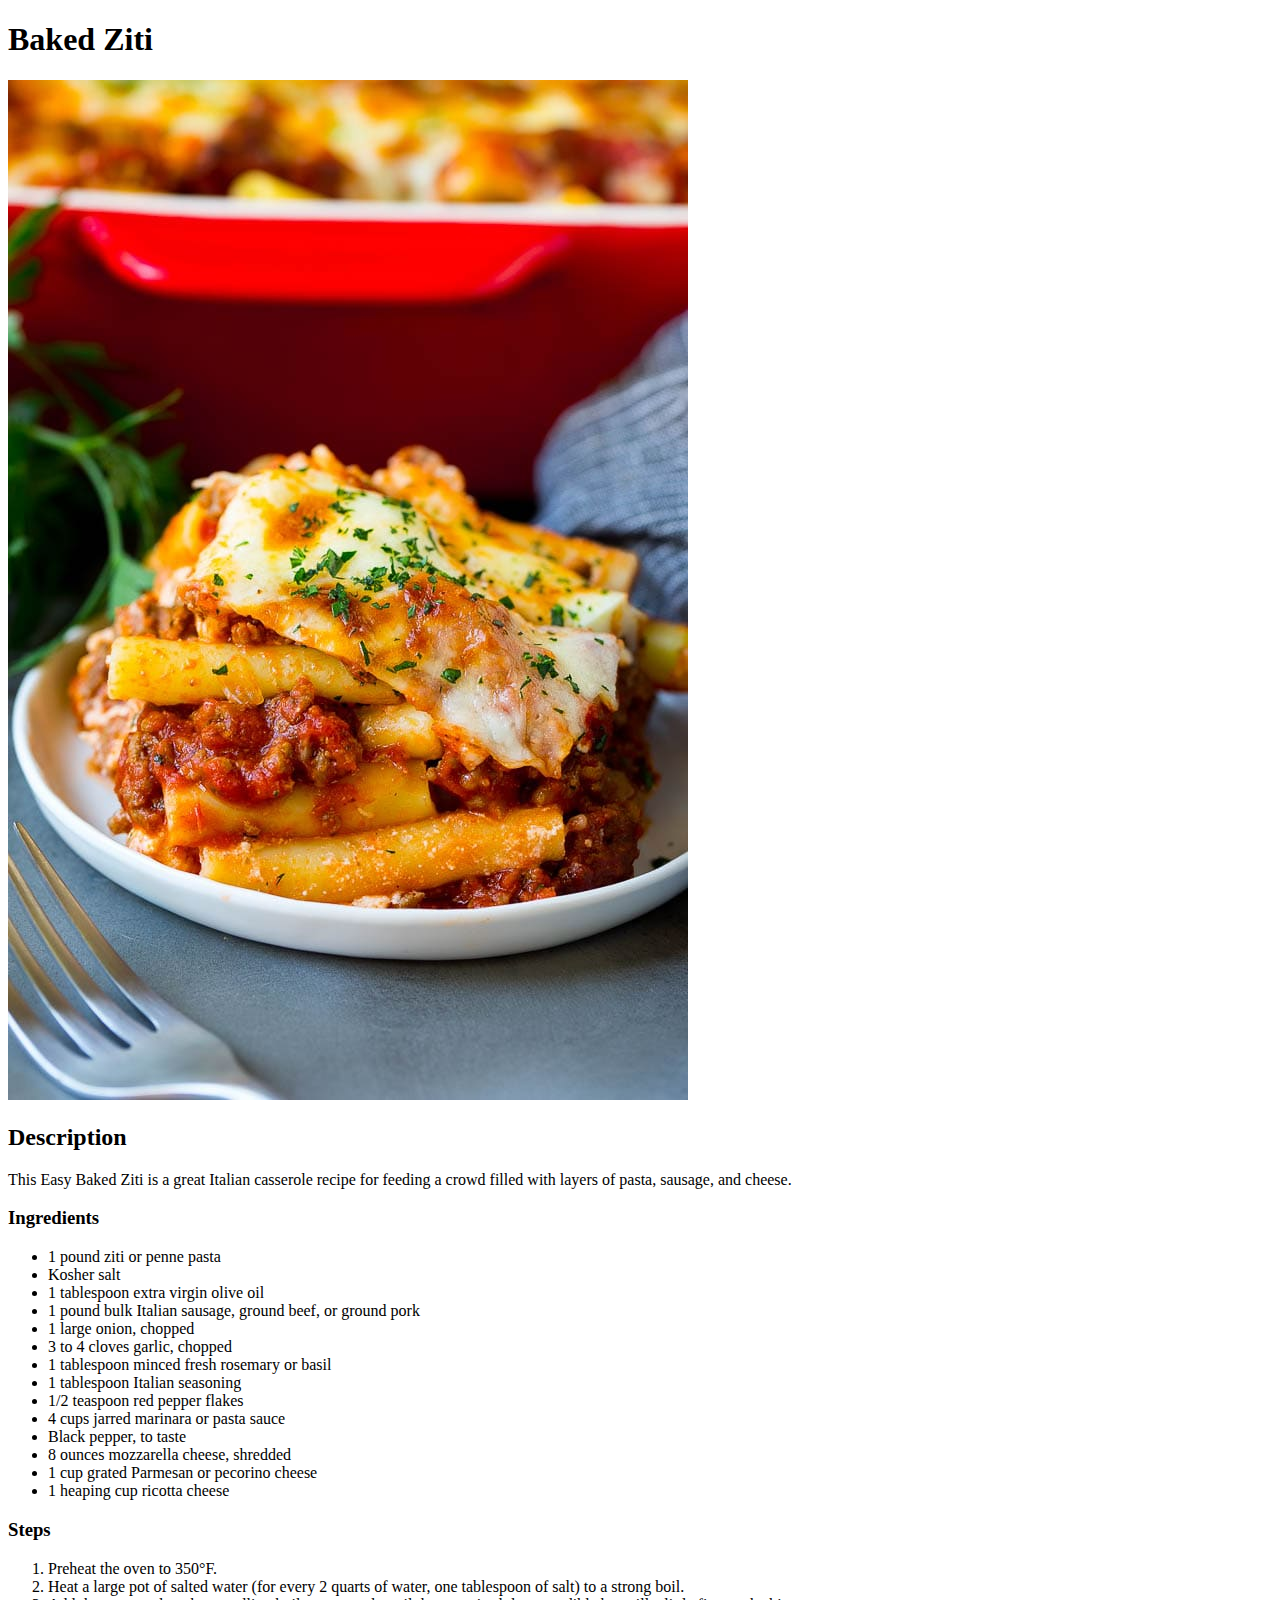
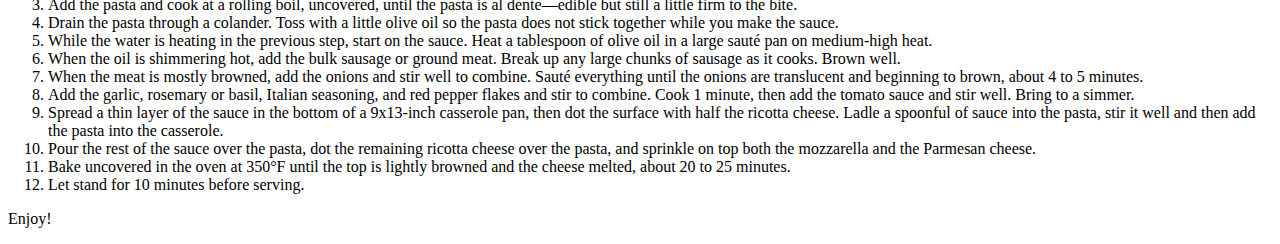
<file: recipes/bakedziti.html>
<!DOCTYPE html>
<html lang="en">
<head>
    <meta charset="UTF-8">
    <title>Baked Ziti</title>
</head>
<body>
    <H1>Baked Ziti</H1>
    <img src="./images/bakedziti.jpg" alt="baked ziti on a plate">
    <h2>Description</h2>
        <p>This Easy Baked Ziti is a great Italian casserole recipe for feeding a crowd filled with layers of pasta, sausage, and cheese.</p>
    <h3>Ingredients</h3>
        <ul>
            <li>1 pound ziti or penne pasta</li>
            <li>Kosher salt</li>
            <li>1 tablespoon extra virgin olive oil</li>
            <li>1 pound bulk Italian sausage, ground beef, or ground pork</li>
            <li>1 large onion, chopped</li>
            <li>3 to 4 cloves garlic, chopped</li>
            <li>1 tablespoon minced fresh rosemary or basil</li>
            <li>1 tablespoon Italian seasoning</li>
            <li>1/2 teaspoon red pepper flakes</li>
            <li>4 cups jarred marinara or pasta sauce</li>
            <li>Black pepper, to taste</li>
            <li>8 ounces mozzarella cheese, shredded</li>
            <li>1 cup grated Parmesan or pecorino cheese</li>
            <li>1 heaping cup ricotta cheese</li>
        </ul>
    <h3>Steps</h3>
        <ol>
            <li>Preheat the oven to 350°F.</li>
            <li>Heat a large pot of salted water (for every 2 quarts of water, one tablespoon of salt) to a strong boil.</li>
            <li>Add the pasta and cook at a rolling boil, uncovered, until the pasta is al dente—edible but still a little firm to the bite.</li>
            <li>Drain the pasta through a colander. Toss with a little olive oil so the pasta does not stick together while you make the sauce.</li>
            <li>While the water is heating in the previous step, start on the sauce. Heat a tablespoon of olive oil in a large sauté pan on medium-high heat.</li>
            <li>When the oil is shimmering hot, add the bulk sausage or ground meat. Break up any large chunks of sausage as it cooks. Brown well.</li>
            <li>When the meat is mostly browned, add the onions and stir well to combine. Sauté everything until the onions are translucent and beginning to brown, about 4 to 5 minutes.</li>
            <li>Add the garlic, rosemary or basil, Italian seasoning, and red pepper flakes and stir to combine. Cook 1 minute, then add the tomato sauce and stir well. Bring to a simmer.</li>
            <li>Spread a thin layer of the sauce in the bottom of a 9x13-inch casserole pan, then dot the surface with half the ricotta cheese. Ladle a spoonful of sauce into the pasta, stir it well and then add the pasta into the casserole.</li>
            <li>Pour the rest of the sauce over the pasta, dot the remaining ricotta cheese over the pasta, and sprinkle on top both the mozzarella and the Parmesan cheese.</li>
            <li>Bake uncovered in the oven at 350°F until the top is lightly browned and the cheese melted, about 20 to 25 minutes.</li>
            <li>Let stand for 10 minutes before serving.</li>
        </ol>
    <p>Enjoy!</p>
</body>
</html>
</file>
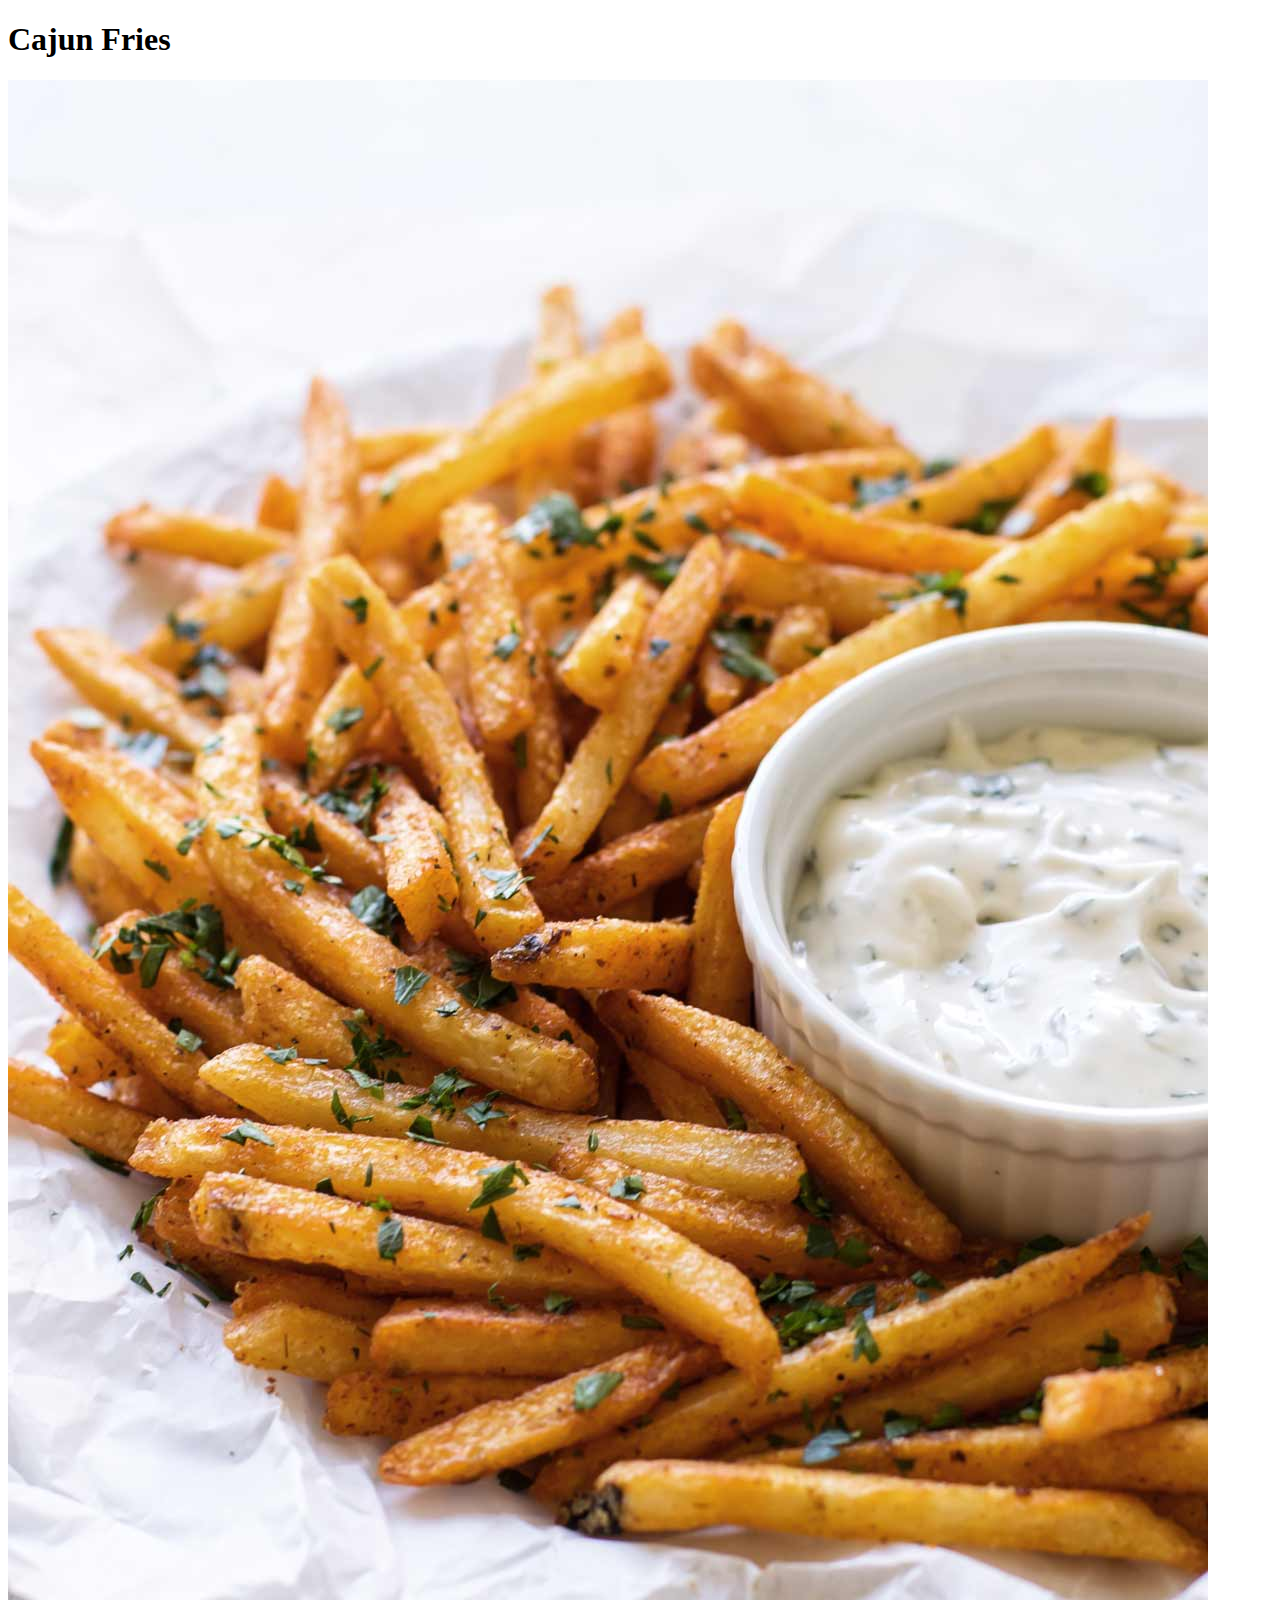
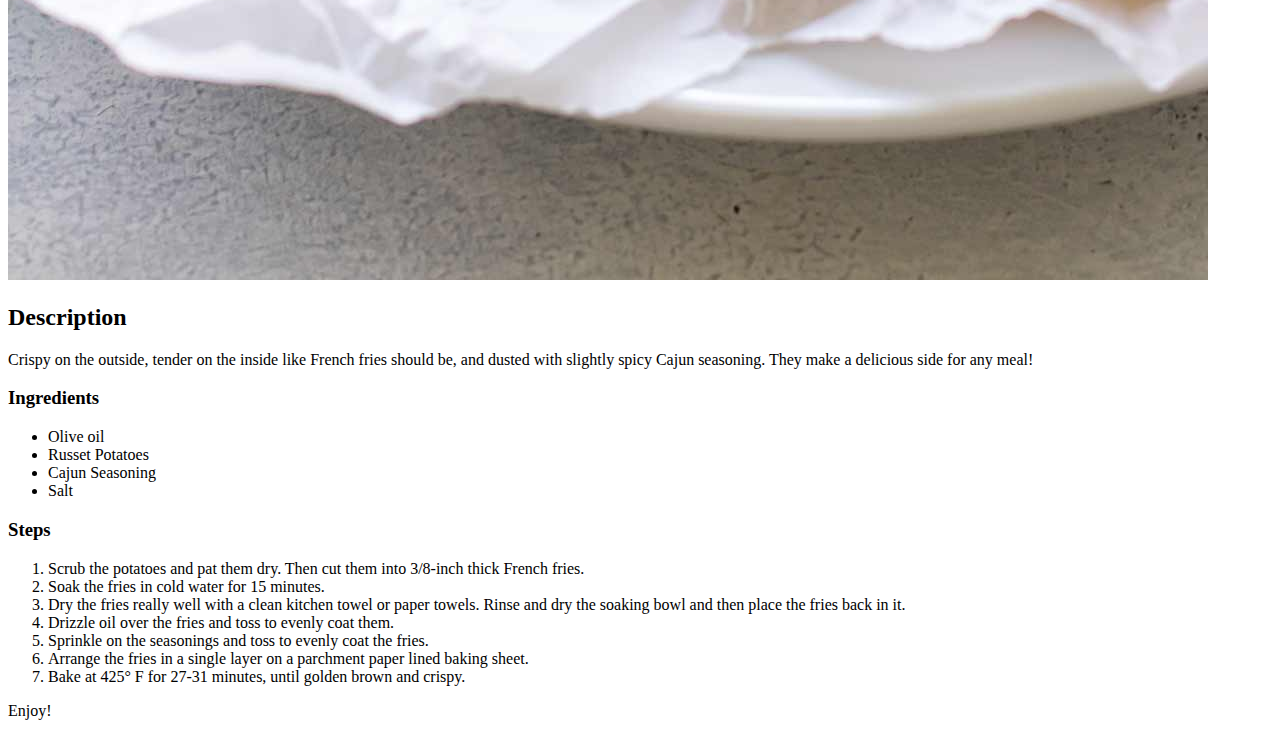
<file: recipes/cajunfries.html>
<!DOCTYPE html>
<html lang="en">
<head>
    <meta charset="UTF-8">
    <title>Cajun Fries</title>
</head>
<body>
    <H1>Cajun Fries</H1> 
    <img src="./images/cajunfries.jpg" alt="cajun fries accompanied by a dipping sauce">
    <h2>Description</h2>
        <p>Crispy on the outside, tender on the inside like French fries should be, and dusted with slightly spicy Cajun seasoning. They make a delicious side for any meal!</p>
    <h3>Ingredients</h3>
        <ul>
            <li>Olive oil</li>
            <li>Russet Potatoes</li>
            <li>Cajun Seasoning</li>
            <li>Salt</li>
        </ul>
    <h3>Steps</h3>
        <ol>
            <li>Scrub the potatoes and pat them dry. Then cut them into 3/8-inch thick French fries.</li>
            <li>Soak the fries in cold water for 15 minutes.</li>
            <li>Dry the fries really well with a clean kitchen towel or paper towels. Rinse and dry the soaking bowl and then place the fries back in it.</li>
            <li>Drizzle oil over the fries and toss to evenly coat them.</li>
            <li>Sprinkle on the seasonings and toss to evenly coat the fries.</li>
            <li>Arrange the fries in a single layer on a parchment paper lined baking sheet.</li>
            <li>Bake at 425° F for 27-31 minutes, until golden brown and crispy.</li>
        </ol>
        <p>Enjoy!</p>
</body>
</html>
</file>
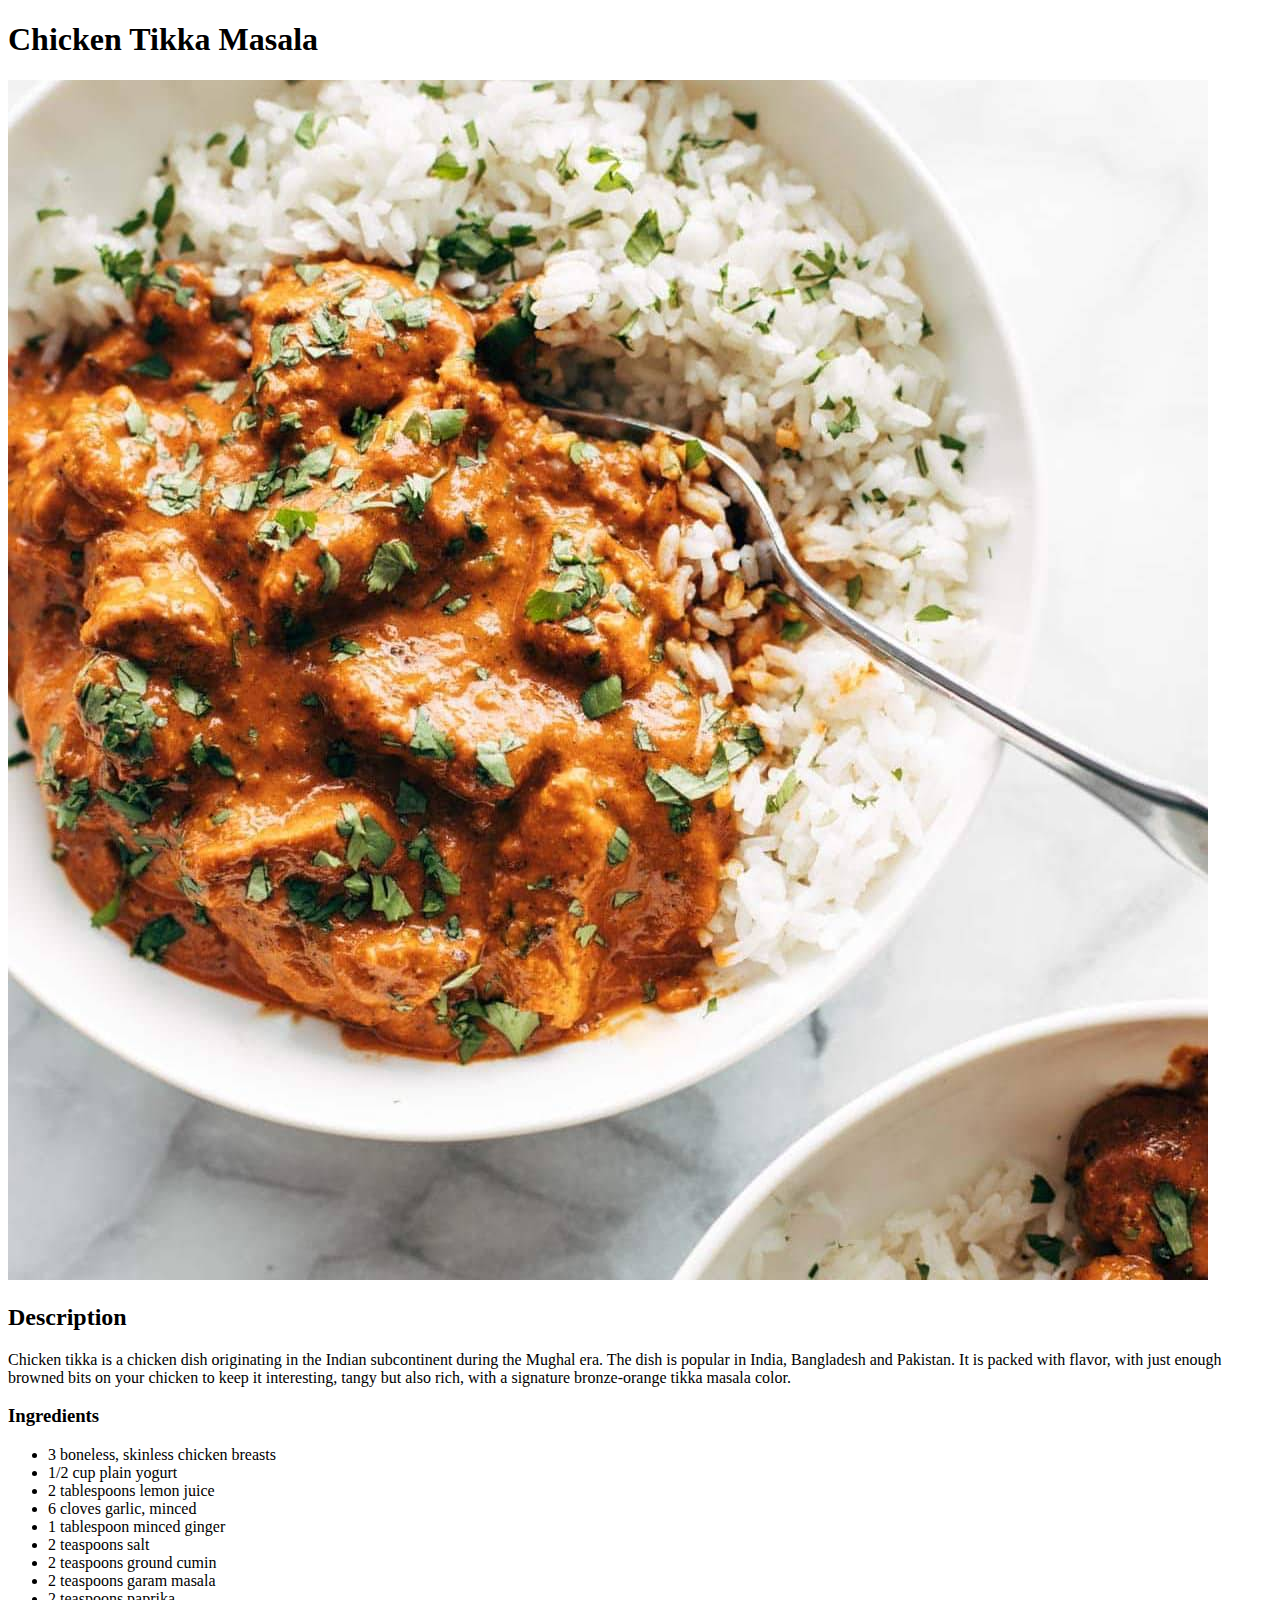
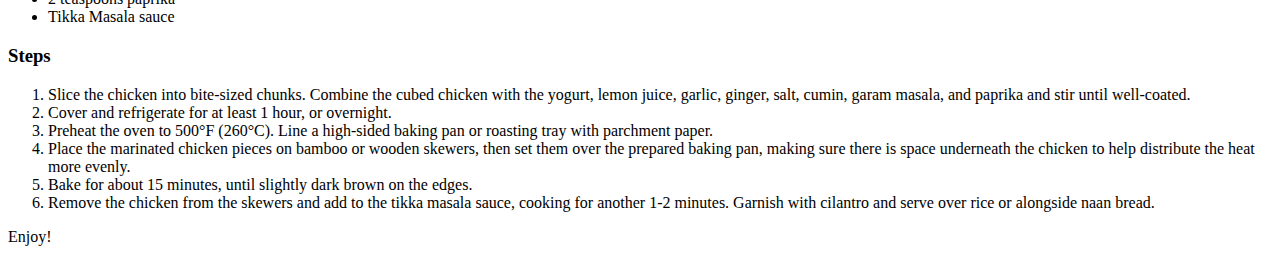
<file: recipes/chickentikkamasala.html>
<!DOCTYPE html>
<html lang="en">
<head>
    <meta charset="UTF-8">
    <title>Chicken Tikka Masala</title>
</head>
<body>
    <H1>Chicken Tikka Masala</H1>
    <img src="./images/chickentikkamasala.jpg" alt="picture of chicken tikka masala">
    <h2>Description</h2>
        <p>Chicken tikka is a chicken dish originating in the Indian subcontinent during the Mughal era. The dish is popular in India, Bangladesh and Pakistan. It is packed with flavor, with just enough browned bits on your chicken to keep it interesting, tangy but also rich, with a signature bronze-orange tikka masala color.</p>
    <h3>Ingredients</h3>
        <ul>
            <li>3 boneless, skinless chicken breasts</li>
            <li>1/2 cup plain yogurt</li>
            <li>2 tablespoons lemon juice</li>
            <li>6 cloves garlic, minced</li>
            <li>1 tablespoon minced ginger</li>
            <li>2 teaspoons salt</li>
            <li>2 teaspoons ground cumin</li>
            <li>2 teaspoons garam masala</li>
            <li>2 teaspoons paprika</li>
            <li>Tikka Masala sauce</li>
        </ul>
    <H3>Steps</H3>
        <ol>
            <li>Slice the chicken into bite-sized chunks. Combine the cubed chicken with the yogurt, lemon juice, garlic, ginger, salt, cumin, garam masala, and paprika and stir until well-coated.</li>
            <li>Cover and refrigerate for at least 1 hour, or overnight.</li>
            <li>Preheat the oven to 500°F (260°C). Line a high-sided baking pan or roasting tray with parchment paper.</li>
            <li>Place the marinated chicken pieces on bamboo or wooden skewers, then set them over the prepared baking pan, making sure there is space underneath the chicken to help distribute the heat more evenly.</li>
            <li>Bake for about 15 minutes, until slightly dark brown on the edges.</li>
            <li>Remove the chicken from the skewers and add to the tikka masala sauce, cooking for another 1-2 minutes. Garnish with cilantro and serve over rice or alongside naan bread.</li>
        </ol>
        <p>Enjoy!</p>
</body>
</html>
</file>
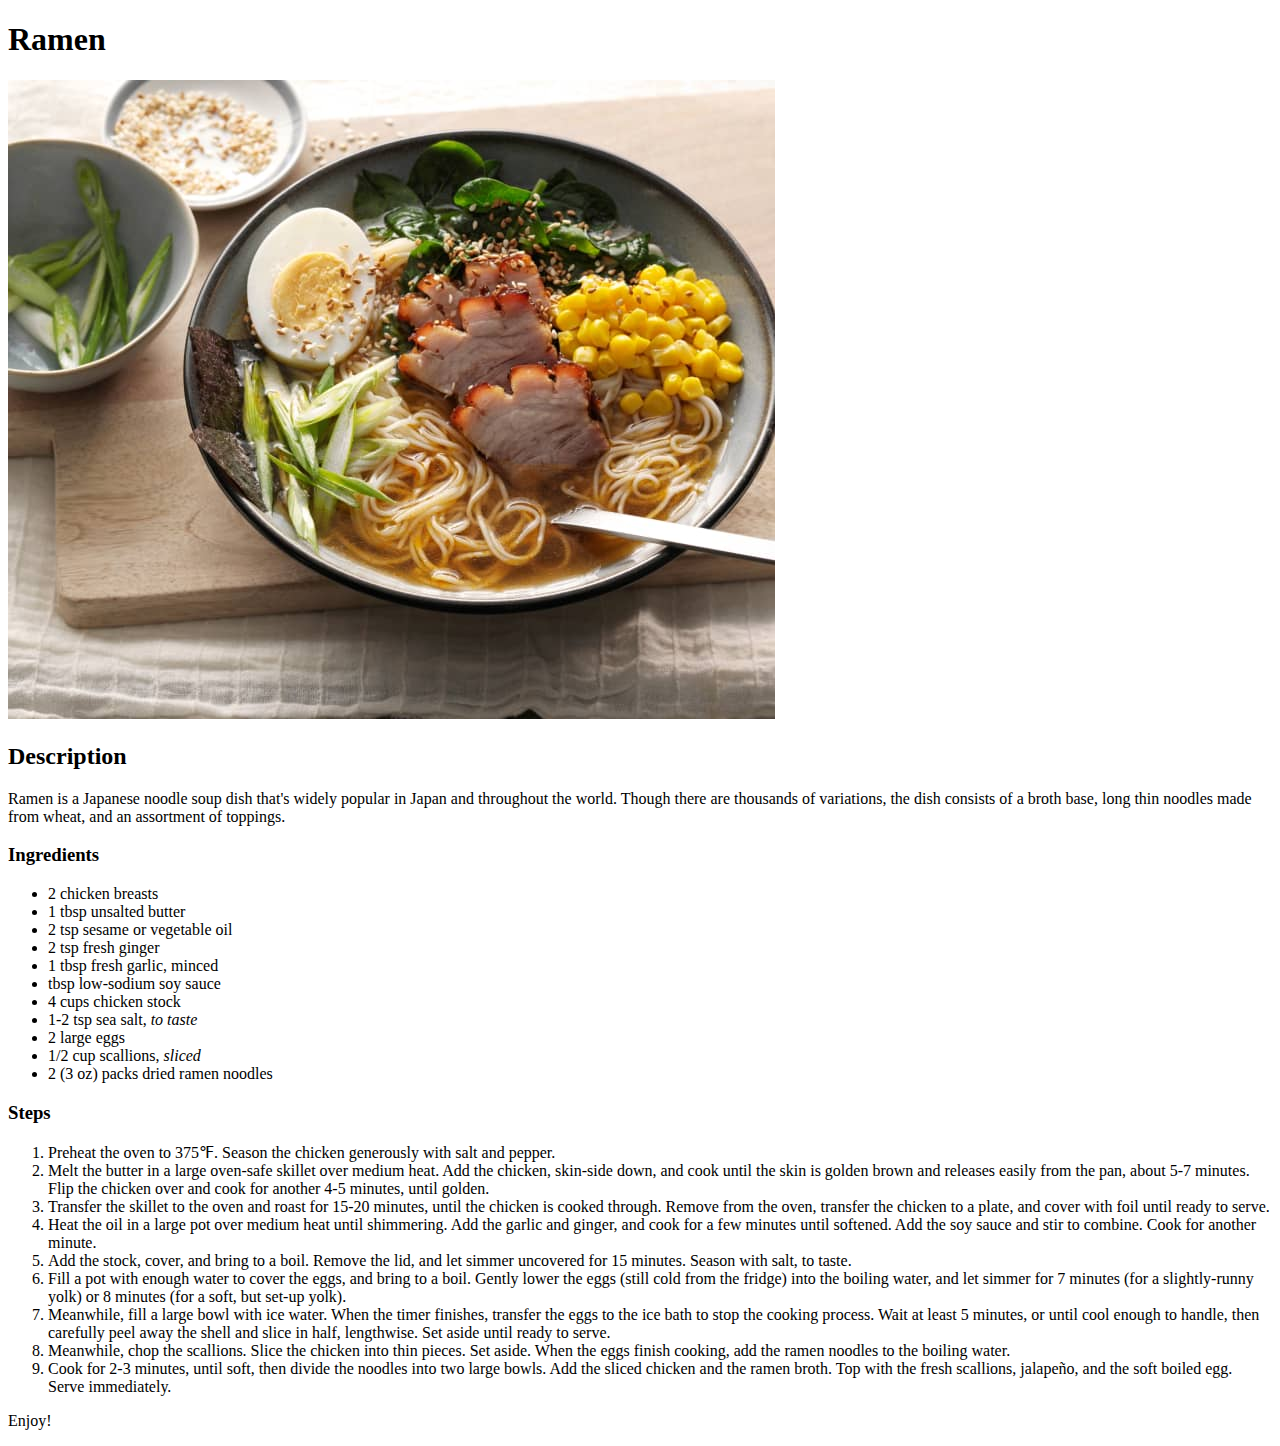
<file: recipes/ramen.html>
<!DOCTYPE html>
<html lang="en">
<head>
    <meta charset="UTF-8">
    <title>Ramen</title>
</head>
<body>
    <H1>Ramen</H1>
    <img src="./images/ramenpicture.jpg" alt="a delicious bowl of ramen">
        <h2>Description</h2>
            <p>Ramen is a Japanese noodle soup dish that's widely popular in Japan and throughout the world. Though there are thousands of variations, the dish consists of a broth base, long thin noodles made from wheat, and an assortment of toppings.</p>
        <h3>Ingredients</h3>
            <ul>
                <li>2 chicken breasts</li>
                <li>1 tbsp unsalted butter</li>
                <li>2 tsp sesame or vegetable oil</li>
                <li>2 tsp fresh ginger</li>
                <li>1 tbsp fresh garlic, minced</li>
                <li>tbsp low-sodium soy sauce</li>
                <li>4 cups chicken stock</li>
                <li>1-2 tsp sea salt, <em>to taste</em></li>
                <li>2 large eggs</li>
                <li>1/2 cup scallions, <em>sliced</em></li>
                <li>2 (3 oz) packs dried ramen noodles</li>
            </ul>
            <h3>Steps</h3>
            <ol>
                <li>Preheat the oven to 375℉. Season the chicken generously with salt and pepper.</li>
                <li>Melt the butter in a large oven-safe skillet over medium heat. Add the chicken, skin-side down, and cook until the skin is golden brown and releases easily from the pan, about 5-7 minutes. Flip the chicken over and cook for another 4-5 minutes, until golden.</li>
                <li>Transfer the skillet to the oven and roast for 15-20 minutes, until the chicken is cooked through. Remove from the oven, transfer the chicken to a plate, and cover with foil until ready to serve.</li>
                <li>Heat the oil in a large pot over medium heat until shimmering. Add the garlic and ginger, and cook for a few minutes until softened. Add the soy sauce and stir to combine. Cook for another minute.</li>
                <li>Add the stock, cover, and bring to a boil. Remove the lid, and let simmer uncovered for 15 minutes. Season with salt, to taste.</li>
                <li>Fill a pot with enough water to cover the eggs, and bring to a boil. Gently lower the eggs (still cold from the fridge) into the boiling water, and let simmer for 7 minutes (for a slightly-runny yolk) or 8 minutes (for a soft, but set-up yolk).</li>
                <li>Meanwhile, fill a large bowl with ice water. When the timer finishes, transfer the eggs to the ice bath to stop the cooking process. Wait at least 5 minutes, or until cool enough to handle, then carefully peel away the shell and slice in half, lengthwise. Set aside until ready to serve.</li>
                <li>Meanwhile, chop the scallions. Slice the chicken into thin pieces. Set aside. When the eggs finish cooking, add the ramen noodles to the boiling water.</li>
                <li>Cook for 2-3 minutes, until soft, then divide the noodles into two large bowls. Add the sliced chicken and the ramen broth. Top with the fresh scallions, jalapeño, and the soft boiled egg. Serve immediately.</li>
            </ol>
            <p> Enjoy!</p>
</body>
</html>
</file>
